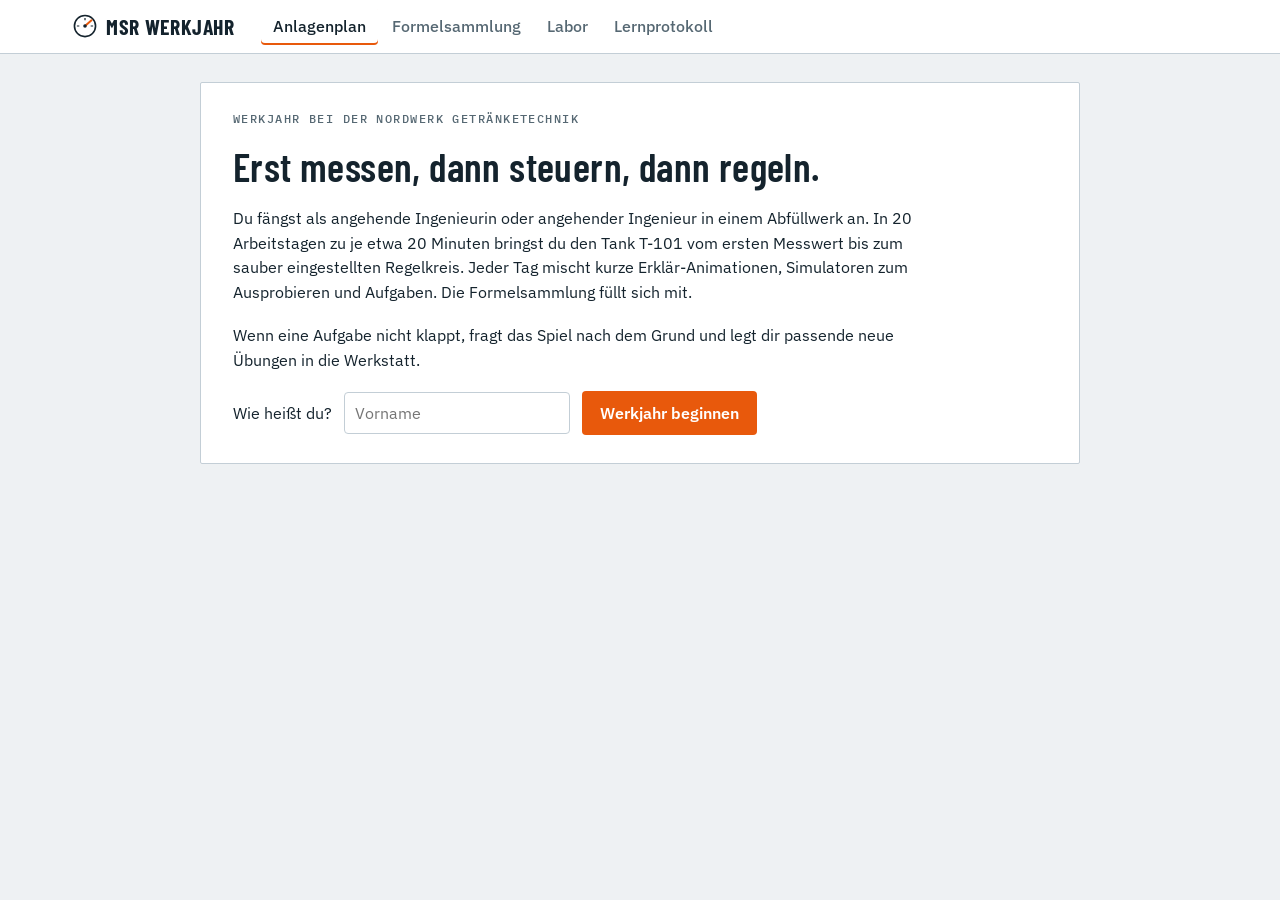
<file: index.html>
<!DOCTYPE html>
<html lang="de">
<head>
<meta charset="utf-8">
<meta name="viewport" content="width=device-width, initial-scale=1, viewport-fit=cover">
<!--ARTIFACT-HEAD-->
<title>MSR Werkjahr</title>
<meta name="claude:viewport-fit-sides" content="cover">
<link rel="stylesheet" href="https://fonts.googleapis.com/css2?family=Barlow+Condensed:wght@500;600;700&family=IBM+Plex+Mono:wght@400;500&family=IBM+Plex+Sans:ital,wght@0,400;0,500;0,600;1,400&display=swap">
<link rel="stylesheet" href="css/style.css">
<!--/ARTIFACT-HEAD-->
</head>
<body>
<!--ARTIFACT-BODY-->
<header class="top">
  <div class="top-in">
    <button class="brand" data-nav="hub" id="nav-brand" aria-label="Zur Übersicht">
      <svg viewBox="0 0 32 32" width="26" height="26" aria-hidden="true"><circle cx="16" cy="16" r="13" fill="none" stroke="currentColor" stroke-width="2"/><path d="M16 16 L24 9" stroke="var(--signal)" stroke-width="2.5" stroke-linecap="round"/><circle cx="16" cy="16" r="2.2" fill="currentColor"/><path d="M6 16h3M23 16h3M16 6v3" stroke="currentColor" stroke-width="1.5"/></svg>
      <span>MSR Werkjahr</span>
    </button>
    <nav class="top-nav" id="top-nav">
      <button data-nav="hub" id="nav-hub">Anlagenplan</button>
      <button data-nav="formeln" id="nav-formeln">Formelsammlung</button>
      <button data-nav="labor" id="nav-labor">Labor</button>
      <button data-nav="protokoll" id="nav-protokoll">Lernprotokoll</button>
    </nav>
    <div class="top-stat" id="top-stat"></div>
  </div>
</header>
<main id="main" class="wrap"></main>
<aside id="drawer" class="drawer" hidden></aside>
<script src="js/lib.js"></script>
<script src="js/figures.js"></script>
<script src="js/sims.js"></script>
<script src="js/formulas.js"></script>
<script src="js/content-messen.js"></script>
<script src="js/content-steuern.js"></script>
<script src="js/content-regeln.js"></script>
<script src="js/app.js"></script>
<!--/ARTIFACT-BODY-->
</body>
</html>
</file>
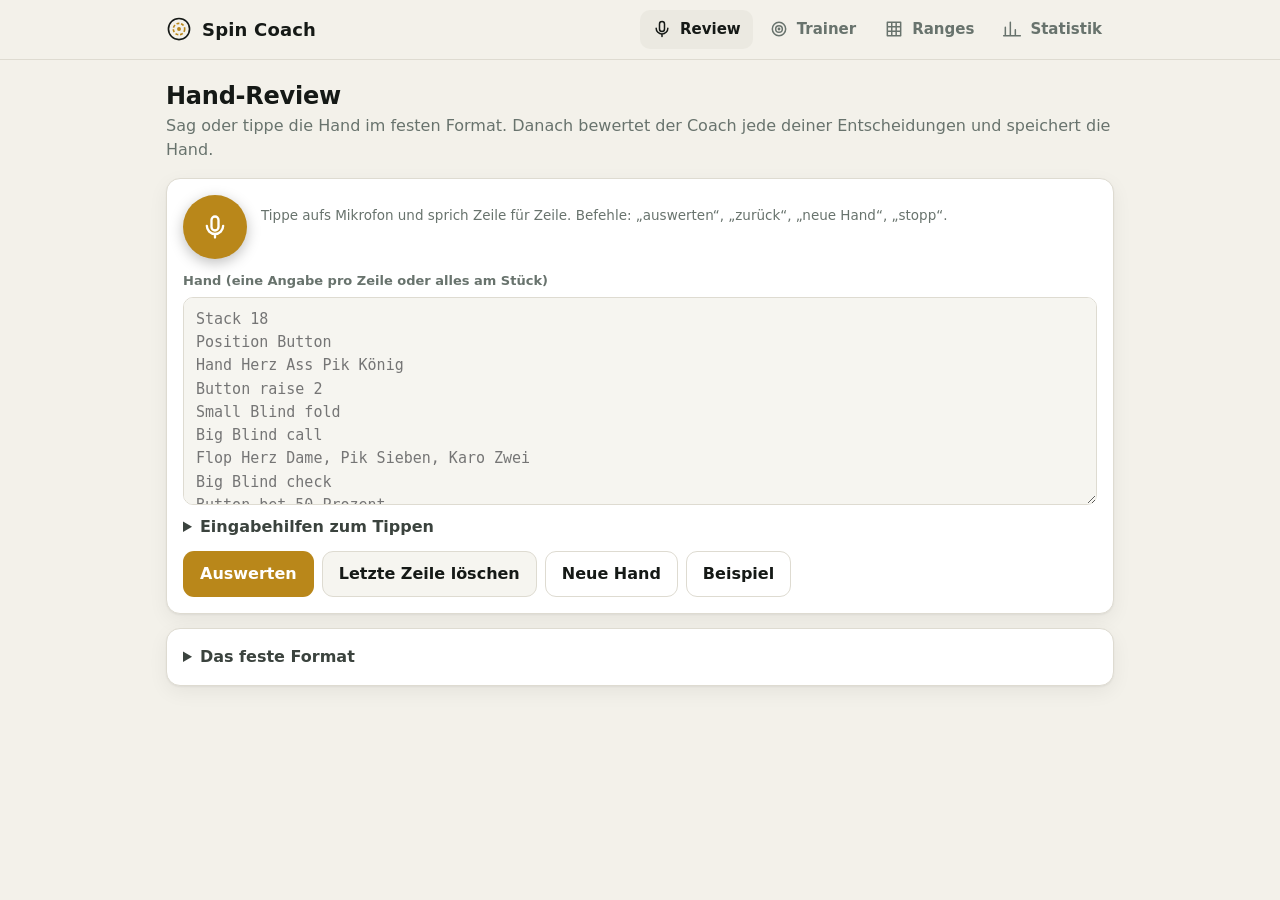
<file: spin-coach/index.html>
<!DOCTYPE html>
<html lang="de">
<head>
<meta charset="utf-8">
<meta name="viewport" content="width=device-width, initial-scale=1, viewport-fit=cover">
<meta name="theme-color" content="#0e1311">
<meta name="description" content="Spin Coach: Lern- und Analysetool für 3-Max Spin & Gold – Hand-Review per Sprache, Trainer, Ranges, Statistik.">
<title>Spin Coach</title>
<link rel="manifest" href="manifest.webmanifest">
<link rel="icon" href="icon.svg" type="image/svg+xml">
<link rel="apple-touch-icon" href="icon.svg">
<link rel="stylesheet" href="css/style.css">
</head>
<body>
<header class="top">
  <div class="top-in">
    <a class="brand" href="#review" aria-label="Spin Coach">
      <svg viewBox="0 0 32 32" width="26" height="26" aria-hidden="true"><circle cx="16" cy="16" r="13" fill="none" stroke="currentColor" stroke-width="2"/><circle cx="16" cy="16" r="7" fill="none" stroke="var(--accent)" stroke-width="2" stroke-dasharray="3.6 2.2"/><circle cx="16" cy="16" r="2.4" fill="var(--accent)"/></svg>
      <span>Spin Coach</span>
    </a>
    <nav class="tabs" id="tabs" aria-label="Bereiche">
      <a href="#review" data-tab="review"><svg viewBox="0 0 24 24" aria-hidden="true"><path d="M12 3a3 3 0 0 0-3 3v6a3 3 0 0 0 6 0V6a3 3 0 0 0-3-3zM5 11a7 7 0 0 0 14 0M12 18v3"/></svg><span>Review</span></a>
      <a href="#trainer" data-tab="trainer"><svg viewBox="0 0 24 24" aria-hidden="true"><circle cx="12" cy="12" r="8"/><circle cx="12" cy="12" r="4"/><circle cx="12" cy="12" r="0.8"/></svg><span>Trainer</span></a>
      <a href="#ranges" data-tab="ranges"><svg viewBox="0 0 24 24" aria-hidden="true"><path d="M4 4h16v16H4zM4 9.3h16M4 14.6h16M9.3 4v16M14.6 4v16"/></svg><span>Ranges</span></a>
      <a href="#stats" data-tab="stats"><svg viewBox="0 0 24 24" aria-hidden="true"><path d="M4 20V10M10 20V4M16 20v-7M22 20H2"/></svg><span>Statistik</span></a>
    </nav>
  </div>
</header>

<main id="main" class="wrap">
  <section id="view-review" class="view" hidden></section>
  <section id="view-trainer" class="view" hidden></section>
  <section id="view-ranges" class="view" hidden></section>
  <section id="view-stats" class="view" hidden></section>
</main>

<noscript><p class="wrap">Spin Coach benötigt JavaScript.</p></noscript>

<script src="js/core/cards.js"></script>
<script src="js/core/eval.js"></script>
<script src="js/data/eq2.js"></script>
<script src="js/data/pushfold.js"></script>
<script src="js/core/equity.js"></script>
<script src="js/input/parser.js"></script>
<script src="js/core/game.js"></script>
<script src="js/strategy/preflop.js"></script>
<script src="js/strategy/postflop.js"></script>
<script src="js/strategy/coach.js"></script>
<script src="js/store.js"></script>
<script src="js/input/voice.js"></script>
<script src="js/ui/ui.js"></script>
<script src="js/ui/review.js"></script>
<script src="js/ui/trainer.js"></script>
<script src="js/ui/ranges.js"></script>
<script src="js/ui/stats.js"></script>
<script src="js/ui/app.js"></script>
</body>
</html>
</file>
<file: css/style.css>
/* Layout: Leitwarten-Kopfzeile, darunter eine ruhige Arbeitsfläche; Spielschritte als ein "Prüfblatt" in der Mitte. */
:root{
  --bg:#eef1f3; --panel:#ffffff; --panel2:#e3e8ec; --ink:#14232d; --mute:#566873; --line:#c3ced6;
  --petrol:#0d5c6b; --petrol-soft:#d5e8eb; --signal:#e8590c; --signal-soft:#fde3d3;
  --ok:#1f7a4d; --ok-soft:#d9efe3; --bad:#b3261e; --bad-soft:#f8dedb; --warn:#8a5a00; --warn-soft:#fbecc8;
  --f-disp:"Barlow Condensed","Arial Narrow",sans-serif; --f-body:"IBM Plex Sans","Segoe UI",system-ui,sans-serif; --f-mono:"IBM Plex Mono",ui-monospace,Consolas,monospace;
}
@media (prefers-color-scheme: dark){ :root:not([data-theme="light"]){
  --bg:#0f181d; --panel:#172329; --panel2:#213038; --ink:#e4ecef; --mute:#9bb0ba; --line:#33464f;
  --petrol:#5cc0d0; --petrol-soft:#17363d; --signal:#ff8a4c; --signal-soft:#44240f;
  --ok:#6fd3a0; --ok-soft:#173a29; --bad:#ff8f86; --bad-soft:#47201d; --warn:#f0c15c; --warn-soft:#40320f; color-scheme:dark } }
:root[data-theme="dark"]{
  --bg:#0f181d; --panel:#172329; --panel2:#213038; --ink:#e4ecef; --mute:#9bb0ba; --line:#33464f;
  --petrol:#5cc0d0; --petrol-soft:#17363d; --signal:#ff8a4c; --signal-soft:#44240f;
  --ok:#6fd3a0; --ok-soft:#173a29; --bad:#ff8f86; --bad-soft:#47201d; --warn:#f0c15c; --warn-soft:#40320f; color-scheme:dark }

*{box-sizing:border-box}
[hidden]{display:none!important}
body{background:var(--bg);color:var(--ink);font:16px/1.55 var(--f-body);margin:0}
body::before{content:"";position:fixed;inset:0 0 auto;height:env(safe-area-inset-top,0px);z-index:10;background:var(--panel)}
h1,h2,h3{font-family:var(--f-disp);font-weight:600;line-height:1.1;margin:0;text-wrap:balance;letter-spacing:.01em}
h1{font-size:2.5rem} h2{font-size:1.75rem} h3{font-size:1.3rem}
p{margin:0}
button{font:inherit;color:inherit;cursor:pointer;background:none;border:0}
button:focus-visible,input:focus-visible,select:focus-visible,textarea:focus-visible,[tabindex]:focus-visible{outline:2px solid var(--signal);outline-offset:2px}
.eyebrow{font:500 .75rem var(--f-mono);letter-spacing:.12em;text-transform:uppercase;color:var(--mute)}
.mute{color:var(--mute)} .mono{font-family:var(--f-mono);font-variant-numeric:tabular-nums}

.top{position:sticky;top:env(safe-area-inset-top,0px);z-index:9;background:var(--panel);border-bottom:1px solid var(--line)}
.top-in{max-width:1180px;margin:0 auto;display:flex;align-items:center;gap:20px;flex-wrap:wrap;padding-block:8px;padding-left:max(16px,env(safe-area-inset-left,0px));padding-right:max(16px,env(safe-area-inset-right,0px))}
.brand{display:flex;align-items:center;gap:8px;font:700 1.35rem var(--f-disp);letter-spacing:.03em;text-transform:uppercase}
.top-nav{display:flex;gap:2px;flex-wrap:wrap;flex:1}
.top-nav button{padding:6px 12px;border-radius:4px;color:var(--mute);font-weight:500}
.top-nav button:hover{background:var(--panel2);color:var(--ink)}
.top-nav button.on{color:var(--ink);box-shadow:inset 0 -2px 0 var(--signal)}
.top-stat{display:flex;gap:16px;font:500 .8rem var(--f-mono);color:var(--mute)}
.top-stat b{color:var(--ink)}

.wrap{max-width:1180px;margin:0 auto;padding-block:28px 64px;padding-left:max(16px,env(safe-area-inset-left,0px));padding-right:max(16px,env(safe-area-inset-right,0px));display:flex;flex-direction:column;gap:28px}
.row{display:flex;gap:12px;flex-wrap:wrap;align-items:center}
.col{display:flex;flex-direction:column;gap:12px;min-width:0}
.grow{flex:1;min-width:0}

.btn{display:inline-flex;align-items:center;gap:8px;padding:10px 18px;border-radius:4px;background:var(--petrol);color:var(--panel);font-weight:600}
.btn:hover{filter:brightness(1.1)} .btn:disabled{opacity:.45;cursor:not-allowed}
.btn.sig{background:var(--signal)} .btn.ghost{background:none;color:var(--ink);box-shadow:inset 0 0 0 1px var(--line)}
.btn.ghost:hover{background:var(--panel2);filter:none} .btn.sm{padding:5px 10px;font-size:.875rem}
.link{color:var(--petrol);text-decoration:underline;text-underline-offset:3px}

/* Hub */
.hero{display:grid;grid-template-columns:1.3fr 1fr;gap:28px;align-items:end}
.hero p{max-width:60ch}
.gauges{display:flex;gap:24px;flex-wrap:wrap;justify-content:flex-end}
.gauge{display:flex;flex-direction:column;gap:2px;min-width:90px}
.gauge b{font:600 2rem/1 var(--f-disp);font-variant-numeric:tabular-nums}
.today{background:var(--panel);border:1px solid var(--line);border-left:4px solid var(--signal);padding:20px 24px;display:flex;gap:20px;align-items:center;flex-wrap:wrap}
.act{display:flex;flex-direction:column;gap:12px}
.act-head{display:flex;align-items:baseline;gap:12px;border-bottom:1px solid var(--line);padding-bottom:6px;flex-wrap:wrap}
.days{display:grid;grid-template-columns:repeat(auto-fill,minmax(210px,1fr));gap:10px}
.day{text-align:left;background:var(--panel);border:1px solid var(--line);padding:12px 14px;display:flex;flex-direction:column;gap:4px;min-height:104px;border-radius:2px}
.day:hover:not(:disabled){border-color:var(--petrol)}
.day .n{font:500 .75rem var(--f-mono);color:var(--mute);display:flex;justify-content:space-between;gap:8px}
.day .t{font:600 1.15rem/1.15 var(--f-disp)}
.day.done{background:var(--ok-soft);border-color:transparent} .day.done .n span:last-child{color:var(--ok)}
.day.next{border-color:var(--signal);box-shadow:0 0 0 1px var(--signal)}
.day:disabled{opacity:.5;cursor:not-allowed;background:none}

/* Tagesablauf */
.stage{max-width:880px;margin:0 auto;width:100%;display:flex;flex-direction:column;gap:16px}
.prog{display:flex;align-items:center;gap:12px;font:500 .8rem var(--f-mono);color:var(--mute)}
.prog .bar{flex:1;height:6px;background:var(--panel2);border-radius:3px;overflow:hidden}
.prog .bar i{display:block;height:100%;background:var(--signal);transition:width .3s}
.sheet{background:var(--panel);border:1px solid var(--line);padding:28px 32px;display:flex;flex-direction:column;gap:18px;border-radius:2px}
.sheet p,.sheet li{max-width:68ch} .sheet ul,.sheet ol{margin:0;padding-left:1.2em;display:flex;flex-direction:column;gap:4px}
.sheet-foot{display:flex;gap:12px;justify-content:space-between;align-items:center;flex-wrap:wrap}
.story{display:grid;grid-template-columns:64px 1fr;gap:18px;align-items:start}
.story .ava{width:64px;height:64px;border-radius:50%;background:var(--petrol-soft);display:grid;place-items:center;color:var(--petrol)}
.story .say{background:var(--panel2);padding:14px 18px;border-radius:2px 14px 14px 14px;display:flex;flex-direction:column;gap:8px}
.tag{display:inline-block;align-self:flex-start;font:500 .7rem var(--f-mono);letter-spacing:.08em;text-transform:uppercase;padding:2px 8px;border-radius:999px;background:var(--petrol-soft);color:var(--petrol)}
.tag.sig{background:var(--signal-soft);color:var(--signal)} .tag.warn{background:var(--warn-soft);color:var(--warn)} .tag.ok{background:var(--ok-soft);color:var(--ok)}

/* Aufgaben */
.q{font-size:1.08rem;font-weight:500}
.opts{display:flex;flex-direction:column;gap:8px}
.opt{text-align:left;padding:10px 14px;border:1px solid var(--line);border-radius:4px;background:var(--panel);display:flex;gap:10px;align-items:flex-start}
.opt:hover{border-color:var(--petrol)} .opt.sel{border-color:var(--petrol);background:var(--petrol-soft)}
.opt.right{border-color:var(--ok);background:var(--ok-soft)} .opt.wrong{border-color:var(--bad);background:var(--bad-soft)}
.opt .mk{flex:none;width:18px;height:18px;border:1.5px solid var(--mute);border-radius:50%;margin-top:3px}
.opt.multi .mk{border-radius:3px} .opt.sel .mk{background:var(--petrol);border-color:var(--petrol)}
.numrow{display:flex;gap:10px;align-items:center;flex-wrap:wrap}
.numrow label{min-width:120px}
input[type=text],textarea,select{font:inherit;color:var(--ink);background:var(--panel);border:1px solid var(--line);border-radius:4px;padding:8px 10px}
input.num{width:170px;font-family:var(--f-mono)}
input.bad,select.bad{border-color:var(--bad);background:var(--bad-soft)} input.good,select.good{border-color:var(--ok);background:var(--ok-soft)}
textarea{width:100%;min-height:70px;resize:vertical}
.chips{display:flex;gap:8px;flex-wrap:wrap}
.chip{padding:6px 12px;border:1px solid var(--line);border-radius:999px;background:var(--panel)}
.chip:hover{border-color:var(--petrol)} .chip.sel{background:var(--petrol);color:var(--panel);border-color:var(--petrol)}
.seq{min-height:46px;border:1px dashed var(--line);border-radius:4px;padding:8px;display:flex;flex-direction:column;gap:6px;counter-reset:s}
.seq .chip{border-radius:4px;text-align:left} .seq .chip::before{counter-increment:s;content:counter(s) ". ";font-family:var(--f-mono);color:var(--mute)}
.match{display:grid;grid-template-columns:minmax(0,1fr) minmax(0,1.2fr);gap:8px 14px;align-items:center}
.match select{width:100%;min-width:0}
.fb{padding:12px 16px;border-radius:4px;display:flex;flex-direction:column;gap:6px}
.fb.ok{background:var(--ok-soft)} .fb.bad{background:var(--bad-soft)} .fb.hint{background:var(--warn-soft)} .fb.info{background:var(--petrol-soft)}
.fb b.h{font:600 1.1rem var(--f-disp);letter-spacing:.02em}
.given{background:var(--panel2);padding:12px 16px;border-radius:4px;display:grid;grid-template-columns:auto 1fr;gap:4px 14px;font-size:.95rem}
.given dt{font:500 .75rem var(--f-mono);text-transform:uppercase;letter-spacing:.08em;color:var(--mute);padding-top:3px} .given dd{margin:0}
table.tt{border-collapse:collapse;font-family:var(--f-mono);font-variant-numeric:tabular-nums}
table.tt th,table.tt td{border:1px solid var(--line);padding:5px 14px;text-align:center}
table.tt th{background:var(--panel2);font-weight:500}
table.tt td.cell{cursor:pointer;min-width:52px;font-weight:600;background:var(--petrol-soft)}
table.tt td.cell.right{background:var(--ok-soft)} table.tt td.cell.wrong{background:var(--bad-soft)}
table.dt{border-collapse:collapse;font-size:.95rem} table.dt th,table.dt td{border:1px solid var(--line);padding:5px 10px;text-align:left} table.dt th{background:var(--panel2);font-weight:600}
.scroll{overflow-x:auto;max-width:100%}

/* Formeln */
.fm{font-family:"Cambria Math","STIX Two Math","Times New Roman",serif;font-size:1.08em;white-space:nowrap}
.fm .fr{display:inline-flex;flex-direction:column;vertical-align:middle;text-align:center;margin:0 3px;line-height:1.25}
.fm .fr>span:first-child{border-bottom:1px solid currentColor;padding:0 4px}
.fm .fr>span:last-child{padding:0 4px}
.fm .sq>span{border-top:1px solid currentColor;padding:0 2px}
.fm sub,.fm sup{font-size:.7em}
.fbox{font-size:1.15rem;padding:6px 0;overflow-x:auto}
.fcard{background:var(--panel);border:1px solid var(--line);padding:14px 16px;display:flex;flex-direction:column;gap:6px;min-width:0;border-radius:2px}
.fcard.locked{opacity:.5} .fcard.weak{border-color:var(--signal)}
.fgrid{display:grid;grid-template-columns:repeat(auto-fill,minmax(300px,1fr));gap:10px}
.drawer{position:fixed;top:0;right:0;bottom:0;width:min(440px,100%);background:var(--bg);border-left:1px solid var(--line);z-index:20;overflow-y:auto;padding:calc(16px + env(safe-area-inset-top,0px)) max(16px,env(safe-area-inset-right,0px)) 24px 16px;display:flex;flex-direction:column;gap:12px;box-shadow:-12px 0 30px rgba(0,0,0,.18)}

/* Abbildungen, Simulatoren */
.figwrap{background:var(--panel2);border-radius:4px;padding:12px;display:flex;flex-direction:column;gap:10px;min-width:0}
svg.fig{width:100%;height:auto;display:block;max-height:420px}
svg.fig text{font:500 13px var(--f-body);fill:var(--ink)} svg.fig text.s{font-size:11px;fill:var(--mute)} svg.fig text.mono{font-family:var(--f-mono)}
svg.fig .bx rect,svg.fig .bx circle,svg.fig .bx path{fill:var(--panel);stroke:var(--ink);stroke-width:1.5}
svg.fig .bx.hi rect,svg.fig .bx.hi circle{fill:var(--signal-soft);stroke:var(--signal)} svg.fig .bx.pe rect{fill:var(--petrol-soft);stroke:var(--petrol)}
svg.fig .ln{stroke:var(--ink);stroke-width:1.5;fill:none} svg.fig .ln.hi{stroke:var(--signal);stroke-width:2.5} svg.fig .ln.pe{stroke:var(--petrol);stroke-width:2.5} svg.fig .ln.ok{stroke:var(--ok);stroke-width:2.5}
svg.fig .ln.dash{stroke-dasharray:5 4} svg.fig .ln.thin{stroke-width:1;stroke:var(--mute)} svg.fig .grid{stroke:var(--line);stroke-width:1}
svg.fig .fi{fill:var(--ink)} svg.fig .fs{fill:var(--signal)} svg.fig .fp{fill:var(--petrol)} svg.fig .fo{fill:var(--ok)} svg.fig .fl{fill:var(--panel)} svg.fig .fq{fill:var(--petrol-soft)} svg.fig .fy{fill:var(--warn)}
svg.fig text.ts{fill:var(--signal)} svg.fig text.tp{fill:var(--petrol)}
svg.fig [data-f]{transition:opacity .5s} svg.fig .off{opacity:0}
.player{display:flex;gap:10px;align-items:center;flex-wrap:wrap}
.player .cap{flex:1;min-width:200px;font-size:.98rem}
.dots{display:flex;gap:4px} .dots i{width:8px;height:8px;border-radius:50%;background:var(--line)} .dots i.on{background:var(--signal)}
.sim{display:grid;grid-template-columns:minmax(0,1.5fr) minmax(220px,1fr);gap:16px;align-items:start}
.sim-ctl{display:flex;flex-direction:column;gap:10px;font-size:.92rem}
.sim-ctl label{display:flex;flex-direction:column;gap:2px}
.sim-ctl label span{display:flex;justify-content:space-between;gap:8px} .sim-ctl label span b{font:500 .85rem var(--f-mono)}
.sim-ctl input[type=range]{width:100%;accent-color:var(--signal)}
.sim-out{min-width:0;display:flex;flex-direction:column;gap:8px}
.readout{display:flex;gap:16px;flex-wrap:wrap;font:500 .85rem var(--f-mono)} .readout span b{color:var(--signal)}
.led{display:inline-block;width:14px;height:14px;border-radius:50%;background:var(--line);vertical-align:-2px;margin-right:6px} .led.on{background:var(--signal);box-shadow:0 0 8px var(--signal)}

.logrow{background:var(--panel);border:1px solid var(--line);padding:12px 16px;display:flex;flex-direction:column;gap:4px;border-radius:2px}
@media (max-width:760px){ .hero,.sim{grid-template-columns:1fr} .gauges{justify-content:flex-start} .sheet{padding:18px 16px} .story{grid-template-columns:1fr} .story .ava{display:none} h1{font-size:2rem} .match{grid-template-columns:1fr} }
@media (prefers-reduced-motion:reduce){ *{transition:none!important;animation:none!important} }
</file>
<file: spin-coach/css/style.css>
:root {
  color-scheme: dark;
  --bg: #0e1311;
  --surface: #161c1a;
  --surface-2: #1d2522;
  --surface-3: #25302c;
  --line: #2c3833;
  --text: #edf2ee;
  --text-2: #c2cdc7;
  --muted: #8d9b94;
  --accent: #e2b54a;
  --accent-ink: #1c1505;
  --felt: #12352a;
  --felt-line: #1f5240;
  --good: #0ca30c;
  --good-text: #4fd17a;
  --warn: #fab219;
  --warn-text: #f5c451;
  --bad: #d03b3b;
  --bad-text: #ff7b72;
  --series-1: #3987e5;
  --card-face: #f7f7f2;
  --card-c: #1f8a46;
  --card-d: #2a68d0;
  --card-h: #d23434;
  --card-s: #1d1d1d;
  --shadow: 0 1px 0 rgba(255,255,255,.03), 0 8px 24px rgba(0,0,0,.25);
  --radius: 14px;
  --font: system-ui, -apple-system, "Segoe UI", Roboto, "Helvetica Neue", Arial, sans-serif;
  --mono: ui-monospace, "SF Mono", "Cascadia Mono", Menlo, Consolas, monospace;
}
@media (prefers-color-scheme: light) {
  :root:not([data-theme="dark"]) {
    color-scheme: light;
    --bg: #f3f1ea;
    --surface: #ffffff;
    --surface-2: #f6f5f0;
    --surface-3: #ebe9e1;
    --line: #dedbd1;
    --text: #151916;
    --text-2: #3b433e;
    --muted: #68736d;
    --accent: #b9871a;
    --accent-ink: #ffffff;
    --felt: #1d5a45;
    --felt-line: #2d7058;
    --good-text: #087a08;
    --warn-text: #8a5d00;
    --bad-text: #b42b2b;
    --series-1: #2a78d6;
    --shadow: 0 1px 2px rgba(0,0,0,.05), 0 6px 20px rgba(0,0,0,.06);
  }
}
:root[data-theme="light"] { color-scheme: light; }

* { box-sizing: border-box; }
html { -webkit-text-size-adjust: 100%; }
body {
  margin: 0; background: var(--bg); color: var(--text); font-family: var(--font);
  font-size: 16px; line-height: 1.5; min-height: 100vh;
  padding-bottom: calc(76px + env(safe-area-inset-bottom));
}
button, input, select, textarea { font: inherit; color: inherit; }
a { color: var(--accent); }
.wrap { max-width: 980px; margin: 0 auto; padding: 0 16px; }
[hidden] { display: none !important; }
.num { font-variant-numeric: tabular-nums; }

/* ---------- Kopfzeile / Navigation ---------- */
.top { position: sticky; top: 0; z-index: 20; border-bottom: 1px solid var(--line); }
/* Blur als Pseudo-Element: backdrop-filter am Header selbst würde die fixierte Tab-Leiste mitnehmen */
.top::before { content: ""; position: absolute; inset: 0; z-index: -1; background: color-mix(in srgb, var(--bg) 88%, transparent); backdrop-filter: blur(10px); -webkit-backdrop-filter: blur(10px); }
.top-in { max-width: 980px; margin: 0 auto; padding: 10px 16px; display: flex; align-items: center; gap: 16px; }
.brand { display: flex; align-items: center; gap: 10px; color: var(--text); text-decoration: none; font-weight: 700; letter-spacing: .01em; font-size: 18px; }
.tabs { display: flex; gap: 4px; margin-left: auto; }
.tabs a { display: flex; align-items: center; gap: 8px; padding: 8px 12px; border-radius: 10px; color: var(--muted); text-decoration: none; font-weight: 600; font-size: 15px; }
.tabs a svg { width: 20px; height: 20px; fill: none; stroke: currentColor; stroke-width: 1.8; stroke-linecap: round; stroke-linejoin: round; }
.tabs a:hover { color: var(--text); background: var(--surface-2); }
.tabs a.on { color: var(--text); background: var(--surface-3); }
@media (max-width: 720px) {
  .tabs { position: fixed; left: 0; right: 0; bottom: 0; margin: 0; justify-content: space-around; background: var(--surface); border-top: 1px solid var(--line); padding: 6px 4px calc(6px + env(safe-area-inset-bottom)); }
  .tabs a { flex-direction: column; gap: 2px; font-size: 11.5px; padding: 6px 10px; min-width: 64px; }
  .tabs a.on { background: transparent; color: var(--accent); }
}
@media (min-width: 721px) { body { padding-bottom: 40px; } }

/* ---------- Grundbausteine ---------- */
.view { padding-top: 18px; }
h1 { font-size: 24px; line-height: 1.2; margin: 4px 0 4px; letter-spacing: -.01em; }
h2 { font-size: 18px; margin: 0 0 10px; }
h3 { font-size: 15px; margin: 0 0 8px; color: var(--text-2); }
.lead { color: var(--muted); margin: 0 0 16px; }
.panel { background: var(--surface); border: 1px solid var(--line); border-radius: var(--radius); padding: 16px; margin-bottom: 14px; box-shadow: var(--shadow); }
.row { display: flex; gap: 8px; flex-wrap: wrap; align-items: center; }
.spread { justify-content: space-between; }
.muted { color: var(--muted); }
.small { font-size: 13.5px; }
.btn { appearance: none; border: 1px solid var(--line); background: var(--surface-2); color: var(--text); padding: 10px 16px; border-radius: 11px; font-weight: 600; cursor: pointer; min-height: 44px; display: inline-flex; align-items: center; justify-content: center; gap: 8px; }
.btn:hover { background: var(--surface-3); }
.btn:focus-visible, .chip:focus-visible, .tabs a:focus-visible, .cell:focus-visible { outline: 2px solid var(--accent); outline-offset: 2px; }
.btn.primary { background: var(--accent); color: var(--accent-ink); border-color: transparent; }
.btn.primary:hover { filter: brightness(1.06); }
.btn.ghost { background: transparent; }
.btn.danger { color: var(--bad-text); }
.btn:disabled { opacity: .45; cursor: default; }
.chip { appearance: none; border: 1px solid var(--line); background: var(--surface-2); color: var(--text-2); border-radius: 999px; padding: 6px 12px; font-size: 14px; font-weight: 600; cursor: pointer; min-height: 36px; }
.chip:hover { color: var(--text); }
.chip.on { background: var(--accent); color: var(--accent-ink); border-color: transparent; }
.chips { display: flex; gap: 6px; flex-wrap: wrap; }
.field { display: flex; flex-direction: column; gap: 6px; min-width: 0; }
select { width: 100%; max-width: 100%; text-overflow: ellipsis; }
.field label { font-size: 13px; color: var(--muted); font-weight: 600; }
select, input[type="text"], input[type="number"], textarea { background: var(--surface-2); border: 1px solid var(--line); border-radius: 10px; padding: 10px 12px; color: var(--text); min-height: 44px; }
textarea { width: 100%; resize: vertical; font-family: var(--mono); font-size: 15px; line-height: 1.55; }
input[type="range"] { width: 100%; accent-color: var(--accent); }
details > summary { cursor: pointer; font-weight: 600; color: var(--text-2); }
.kbd { font-family: var(--mono); font-size: 12px; border: 1px solid var(--line); border-bottom-width: 2px; border-radius: 5px; padding: 0 5px; color: var(--muted); }
.toast { position: fixed; left: 50%; bottom: calc(90px + env(safe-area-inset-bottom)); transform: translateX(-50%); background: var(--text); color: var(--bg); padding: 10px 16px; border-radius: 10px; font-weight: 600; z-index: 50; box-shadow: var(--shadow); max-width: calc(100% - 32px); }

/* ---------- Spielkarten ---------- */
.pc { display: inline-flex; align-items: center; justify-content: center; width: 2.1em; height: 2.9em; border-radius: .32em; background: var(--card-face); font-weight: 800; font-size: 18px; line-height: 1; box-shadow: 0 1px 2px rgba(0,0,0,.35); flex-direction: column; gap: .05em; letter-spacing: -.03em; }
.pc .s { font-size: .82em; }
.pc.c { color: var(--card-c); } .pc.d { color: var(--card-d); } .pc.h { color: var(--card-h); } .pc.s { color: var(--card-s); }
.pc.sm { font-size: 13px; }
.pc.lg { font-size: 26px; }
.pc.back { background: repeating-linear-gradient(45deg, #7a2b2b 0 4px, #8e3535 4px 8px); border: 2px solid var(--card-face); }
.pc.empty { background: transparent; border: 1.5px dashed var(--line); box-shadow: none; }
.cards { display: inline-flex; gap: 4px; vertical-align: middle; }

/* ---------- Review ---------- */
.mic-row { display: flex; gap: 14px; align-items: center; }
.mic { width: 64px; height: 64px; border-radius: 50%; border: none; background: var(--accent); color: var(--accent-ink); display: grid; place-items: center; cursor: pointer; flex: none; box-shadow: 0 4px 14px rgba(0,0,0,.25); }
.mic svg { width: 28px; height: 28px; fill: none; stroke: currentColor; stroke-width: 2; stroke-linecap: round; }
.mic.live { background: var(--bad); color: #fff; animation: pulse 1.4s infinite; }
.mic:disabled { opacity: .4; cursor: default; }
@keyframes pulse { 0% { box-shadow: 0 0 0 0 color-mix(in srgb, var(--bad) 55%, transparent); } 70% { box-shadow: 0 0 0 14px transparent; } 100% { box-shadow: 0 0 0 0 transparent; } }
@media (prefers-reduced-motion: reduce) { .mic.live { animation: none; } }
.interim { min-height: 1.5em; color: var(--muted); font-style: italic; }
.insert { margin-top: 10px; display: flex; flex-direction: column; gap: 8px; }
.insert .chips .chip { font-size: 13px; padding: 4px 10px; min-height: 34px; }
.picker { display: grid; grid-template-columns: repeat(13, 1fr); gap: 3px; }
.picker button { min-height: 34px; padding: 0; border-radius: 7px; border: 1px solid var(--line); background: var(--surface-2); font-weight: 700; cursor: pointer; font-size: 13px; color: var(--text); }
.picker button.sel { background: var(--accent); color: var(--accent-ink); border-color: transparent; }
.suits { display: flex; gap: 6px; }
.suits button { flex: 1; min-height: 38px; border-radius: 9px; border: 1px solid var(--line); background: var(--card-face); font-size: 20px; cursor: pointer; }
.suits .c { color: var(--card-c); } .suits .d { color: var(--card-d); } .suits .h { color: var(--card-h); } .suits .s { color: var(--card-s); }
.format-help code { font-family: var(--mono); font-size: 13.5px; background: var(--surface-2); padding: 1px 5px; border-radius: 5px; }
.format-help ul { padding-left: 18px; margin: 8px 0; }
.format-help li { margin: 3px 0; }
.example { font-family: var(--mono); font-size: 13.5px; background: var(--surface-2); border: 1px solid var(--line); border-radius: 10px; padding: 10px 12px; white-space: pre-wrap; margin: 8px 0; }

.msg { border-radius: 10px; padding: 10px 12px; margin: 8px 0; font-size: 14.5px; border: 1px solid var(--line); }
.msg.err { border-color: color-mix(in srgb, var(--bad) 60%, var(--line)); background: color-mix(in srgb, var(--bad) 10%, var(--surface)); }
.msg.warn { border-color: color-mix(in srgb, var(--warn) 50%, var(--line)); background: color-mix(in srgb, var(--warn) 8%, var(--surface)); }
.msg ul { margin: 4px 0 0; padding-left: 18px; }

.hand-head { display: flex; gap: 14px; align-items: center; flex-wrap: wrap; }
.hand-head .meta { display: flex; flex-direction: column; gap: 2px; }
.timeline { display: flex; flex-direction: column; gap: 6px; margin-top: 12px; }
.tl-street { display: flex; align-items: center; gap: 10px; padding: 8px 0 2px; border-top: 1px solid var(--line); font-weight: 700; color: var(--text-2); flex-wrap: wrap; }
.tl-act { display: flex; gap: 8px; align-items: baseline; font-size: 14.5px; color: var(--text-2); }
.tl-act.hero { color: var(--text); font-weight: 600; }
.tl-act .pos { min-width: 92px; color: var(--muted); font-weight: 600; }
.tl-act.hero .pos { color: var(--accent); }
.tl-act .pot { margin-left: auto; color: var(--muted); font-size: 13px; }

.decision { border: 1px solid var(--line); border-radius: 12px; padding: 12px 14px; margin-top: 10px; background: var(--surface-2); }
.decision .dhead { display: flex; gap: 10px; align-items: center; flex-wrap: wrap; }
.decision .kind { font-weight: 700; }
.decision .vs { display: grid; grid-template-columns: auto 1fr; gap: 2px 12px; margin: 8px 0 4px; font-size: 15px; }
.decision .vs dt { color: var(--muted); }
.decision .vs dd { margin: 0; font-weight: 600; }
.decision ul.why { margin: 8px 0 0; padding-left: 18px; color: var(--text-2); font-size: 14.5px; }
.decision ul.why li { margin: 3px 0; }
.badge { display: inline-flex; align-items: center; gap: 5px; border-radius: 999px; padding: 2px 10px 2px 7px; font-size: 13px; font-weight: 700; border: 1px solid; }
.badge svg { width: 14px; height: 14px; fill: none; stroke: currentColor; stroke-width: 2.6; stroke-linecap: round; stroke-linejoin: round; }
.badge.gut { color: var(--good-text); border-color: color-mix(in srgb, var(--good) 55%, transparent); background: color-mix(in srgb, var(--good) 12%, transparent); }
.badge.ok { color: var(--warn-text); border-color: color-mix(in srgb, var(--warn) 55%, transparent); background: color-mix(in srgb, var(--warn) 12%, transparent); }
.badge.fehler { color: var(--bad-text); border-color: color-mix(in srgb, var(--bad) 55%, transparent); background: color-mix(in srgb, var(--bad) 12%, transparent); }
.badge.info { color: var(--text-2); border-color: var(--line); background: var(--surface-3); }
.conf { font-size: 12px; color: var(--muted); border: 1px solid var(--line); border-radius: 999px; padding: 1px 8px; }
.rec-big { font-size: 22px; font-weight: 800; letter-spacing: -.01em; }

/* ---------- Tisch (Trainer) ---------- */
.table-wrap { position: relative; background: radial-gradient(ellipse at 50% 40%, var(--felt-line), var(--felt) 70%); border-radius: 120px / 90px; border: 6px solid #2b211a; padding: 22px 16px 18px; min-height: 280px; color: #f2f5f2; box-shadow: inset 0 0 40px rgba(0,0,0,.35); }
.seats { display: grid; grid-template-columns: 1fr 1fr; gap: 8px; }
.seat { background: rgba(0,0,0,.35); border-radius: 12px; padding: 6px 10px; display: flex; flex-direction: column; align-items: center; gap: 2px; min-width: 0; }
.seat .nm { font-weight: 700; font-size: 13px; letter-spacing: .02em; }
.seat .stk { font-size: 13px; opacity: .85; }
.seat .act { font-size: 12.5px; font-weight: 700; color: #ffd36b; min-height: 1.2em; text-align: center; }
.seat.out { opacity: .45; }
.seat.hero { outline: 2px solid var(--accent); }
.board { display: flex; justify-content: center; gap: 5px; margin: 14px 0 6px; min-height: 52px; }
.potline { text-align: center; font-weight: 700; font-size: 14px; opacity: .92; }
.hero-cards { display: flex; justify-content: center; gap: 6px; margin-top: 12px; }
.prompt { text-align: center; margin: 14px 0 6px; font-weight: 700; font-size: 17px; }
.answers { display: grid; grid-template-columns: repeat(auto-fit, minmax(110px, 1fr)); gap: 8px; margin-top: 10px; }
.answers .btn { min-height: 52px; font-size: 16px; }
.answers .btn:disabled { opacity: .6; }
.answers .btn.primary:disabled { opacity: 1; }
.answers .btn.mine { outline: 2px solid var(--text); outline-offset: 2px; opacity: 1; }
.score { display: flex; gap: 16px; flex-wrap: wrap; font-size: 14px; color: var(--muted); }
.score b { color: var(--text); }

/* ---------- Range-Raster ---------- */
.grid13 { display: grid; grid-template-columns: repeat(13, 1fr); gap: 2px; user-select: none; }
.cell { position: relative; aspect-ratio: 1; border-radius: 4px; font-size: clamp(8.5px, 2.3vw, 12.5px); font-weight: 700; display: flex; align-items: center; justify-content: center; cursor: pointer; color: var(--text-2); background: var(--surface-2); border: none; padding: 0; overflow: hidden; }
.cell .fill { position: absolute; inset: auto 0 0 0; background: var(--accent); }
.cell .lbl { position: relative; }
.cell.hi .lbl { color: var(--accent-ink); }
.cell.sel { outline: 2px solid var(--text); outline-offset: 1px; z-index: 1; }
.cell .dot { position: absolute; top: 2px; right: 2px; width: 6px; height: 6px; border-radius: 50%; background: var(--bad); box-shadow: 0 0 0 1.5px var(--surface); }
.legend { display: flex; gap: 14px; flex-wrap: wrap; align-items: center; font-size: 13px; color: var(--muted); margin-top: 10px; }
.legend .sw { display: inline-block; width: 14px; height: 14px; border-radius: 3px; vertical-align: -2px; margin-right: 5px; }
.range-layout { display: grid; grid-template-columns: minmax(0, 1.4fr) minmax(0, 1fr); gap: 14px; align-items: start; }
@media (max-width: 760px) { .range-layout { grid-template-columns: 1fr; } }

/* ---------- Statistik ---------- */
.kpis { display: grid; grid-template-columns: repeat(auto-fit, minmax(150px, 1fr)); gap: 10px; margin-bottom: 14px; }
.kpi { background: var(--surface); border: 1px solid var(--line); border-radius: 12px; padding: 12px 14px; }
.kpi .v { font-size: 26px; font-weight: 800; letter-spacing: -.02em; font-variant-numeric: tabular-nums; }
.kpi .l { font-size: 13px; color: var(--muted); font-weight: 600; }
.kpi .d { font-size: 12.5px; color: var(--muted); }
table.data { width: 100%; border-collapse: collapse; font-size: 14px; }
table.data th { text-align: left; color: var(--muted); font-weight: 600; font-size: 12.5px; padding: 6px 8px; border-bottom: 1px solid var(--line); }
table.data td { padding: 8px; border-bottom: 1px solid var(--line); vertical-align: top; }
table.data td.r, table.data th.r { text-align: right; font-variant-numeric: tabular-nums; }
.table-scroll { overflow-x: auto; }
.bar-inline { height: 6px; border-radius: 3px; background: var(--surface-3); overflow: hidden; min-width: 60px; }
.bar-inline > span { display: block; height: 100%; background: var(--bad); border-radius: 3px; }
.chart { position: relative; }
.chart svg { display: block; width: 100%; height: auto; overflow: visible; }
.chart .tip { position: absolute; pointer-events: none; background: var(--text); color: var(--bg); font-size: 12.5px; padding: 6px 9px; border-radius: 8px; white-space: nowrap; transform: translate(-50%, -110%); font-weight: 600; }
.hist-item { display: flex; gap: 12px; align-items: center; padding: 10px 0; border-bottom: 1px solid var(--line); cursor: pointer; }
.hist-item:last-child { border-bottom: none; }
.hist-item .when { font-size: 12.5px; color: var(--muted); }
.hist-item .grow { flex: 1; min-width: 0; }
.hist-item .sum { font-size: 14px; color: var(--text-2); overflow: hidden; text-overflow: ellipsis; white-space: nowrap; }
</file>
